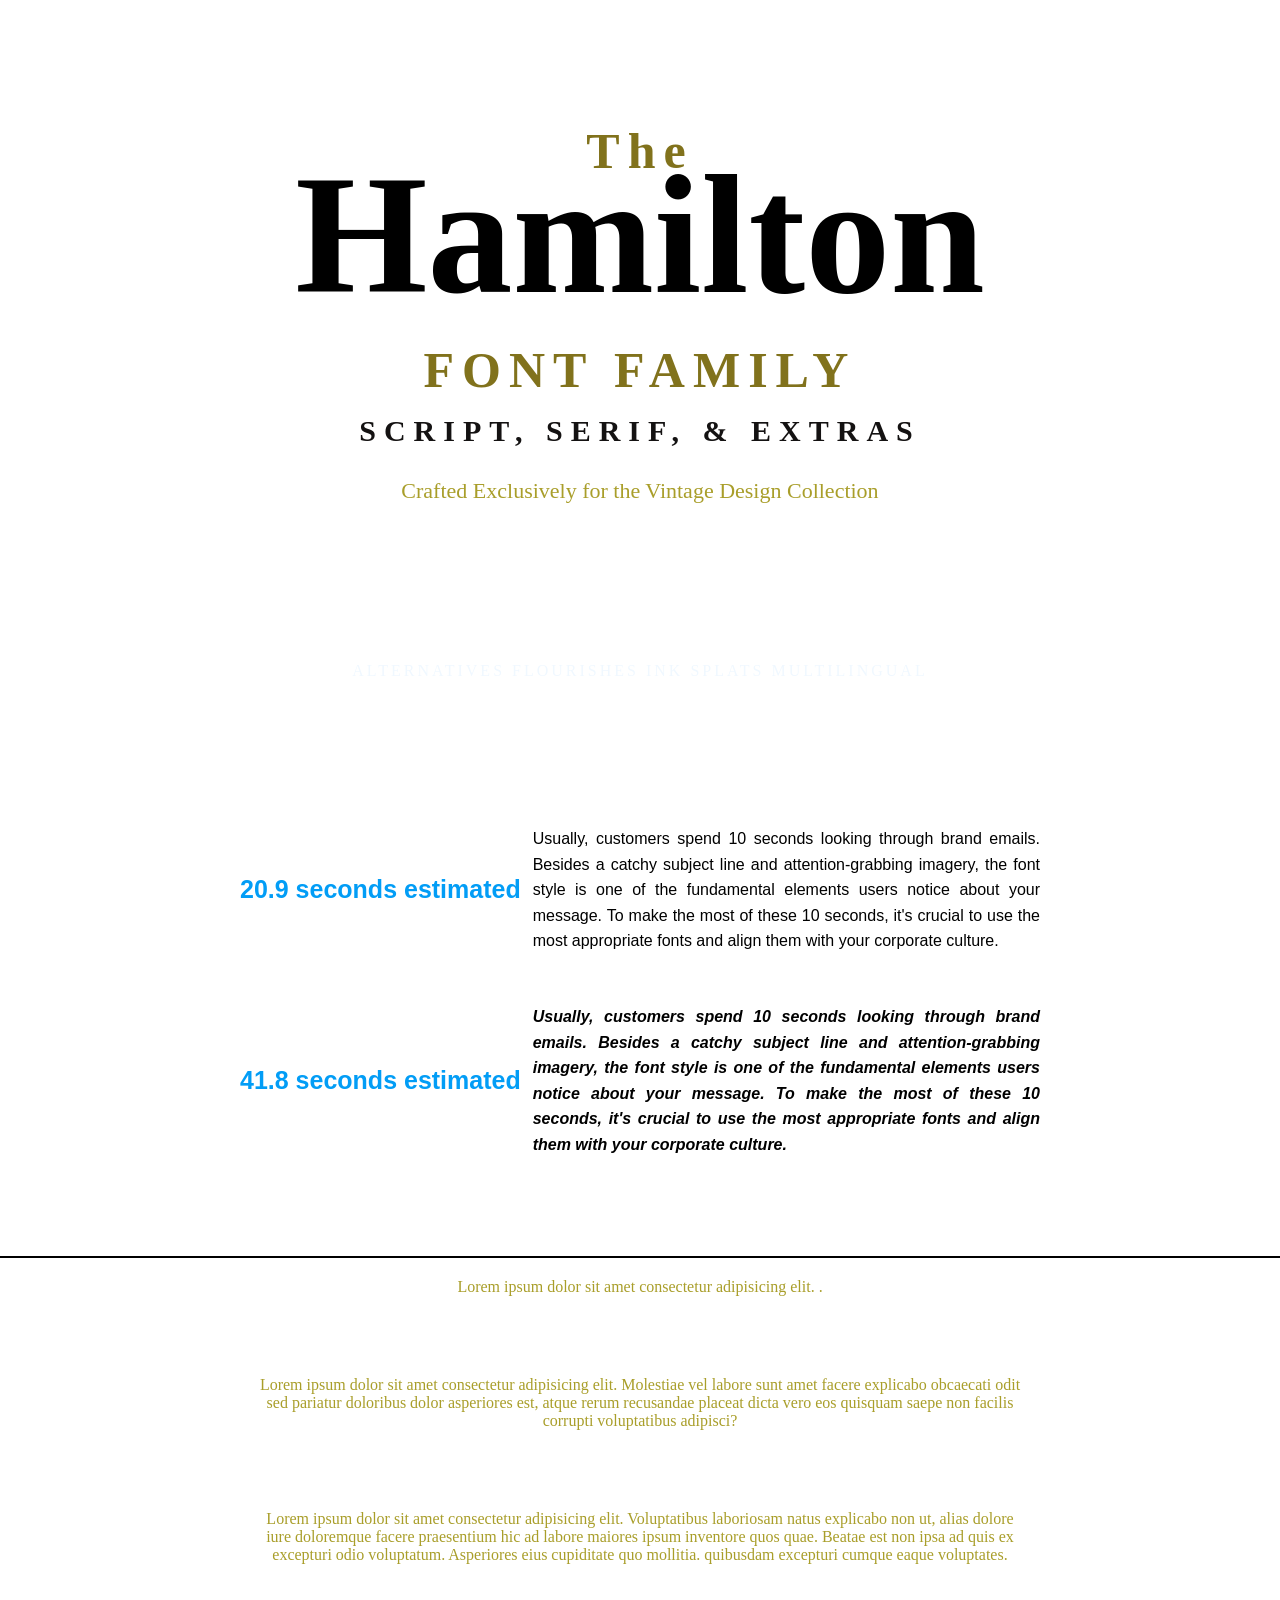
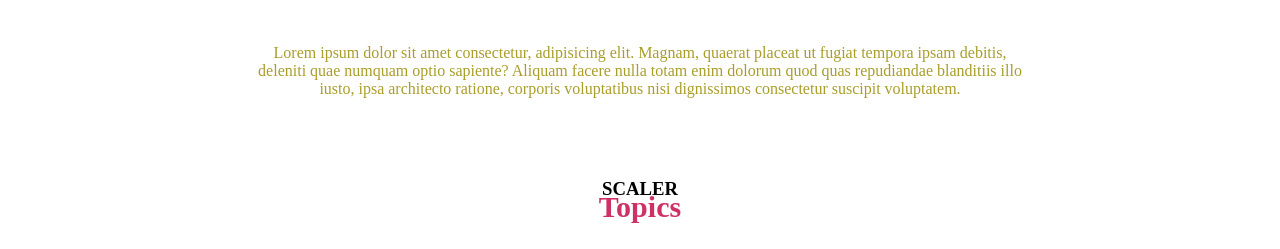
<file: 17-CssIntroBoxModelTextFontIcons/index.html>
<!DOCTYPE html>
<html lang="en">
<head>
    <meta charset="UTF-8">
    <meta name="viewport" content="width=device-width, initial-scale=1.0">
    <title>Document</title>
    <link rel="stylesheet" href="style.css">
</head>
<body>
    <div class="poster">
        <h2>The</h2>
        <h1>Hamilton</h1>
        <h2>FONT FAMILY</h2>
        <h3>SCRIPT, SERIF, & EXTRAS</h3>
        <p>Crafted Exclusively for the Vintage Design Collection</p>
    </div>
    <div class="posterbottom">
        <p>ALTERNATIVES FLOURISHES INK SPLATS MULTILINGUAL</p>
    </div>
    <div class="poster2">
        <div class="row">
            <div class="time">20.9 seconds estimated</div>
            <div class="text">Usually, customers spend 10 seconds looking through brand emails. 
            Besides a catchy subject line and attention-grabbing imagery, 
            the font style is one of the fundamental elements users notice about your message. 
            To make the most of these 10 seconds, it's crucial to use the most appropriate fonts 
            and align them with your corporate culture.
            </div>
        </div>
        <div class="row">
            <div class="time">41.8 seconds estimated</div>
            <div class="text boldtext">Usually, customers spend 10 seconds looking through brand emails. 
            Besides a catchy subject line and attention-grabbing imagery, 
            the font style is one of the fundamental elements users notice about your message. 
            To make the most of these 10 seconds, it's crucial to use the most appropriate fonts 
            and align them with your corporate culture.</div>

        </div>
    </div>
    <div class="poster3">
        <hr>
        <div class="image"></div>
        <p>Lorem ipsum dolor sit amet consectetur adipisicing elit. .</p>
        <p>Lorem ipsum dolor sit amet consectetur adipisicing elit. Molestiae vel labore sunt amet facere explicabo obcaecati odit sed pariatur doloribus dolor asperiores est, atque rerum recusandae placeat dicta vero eos quisquam saepe non facilis corrupti voluptatibus adipisci?</p>
        <p>Lorem ipsum dolor sit amet consectetur adipisicing elit. Voluptatibus laboriosam natus explicabo non ut, alias dolore iure doloremque facere praesentium hic ad labore maiores ipsum inventore quos quae. Beatae est non ipsa ad quis ex excepturi odio voluptatum. Asperiores eius cupiditate quo mollitia. quibusdam excepturi cumque eaque voluptates.</p>
        <p>Lorem ipsum dolor sit amet consectetur, adipisicing elit. Magnam, quaerat placeat ut fugiat tempora ipsam debitis, deleniti quae numquam optio sapiente? Aliquam facere nulla totam enim dolorum quod quas repudiandae blanditiis illo iusto, ipsa architecto ratione, corporis voluptatibus nisi dignissimos consectetur suscipit voluptatem.</p>
        <h3>SCALER</h3>
        <h2>Topics</h2>

        
    </div>
    
</body>
</html>
</file>
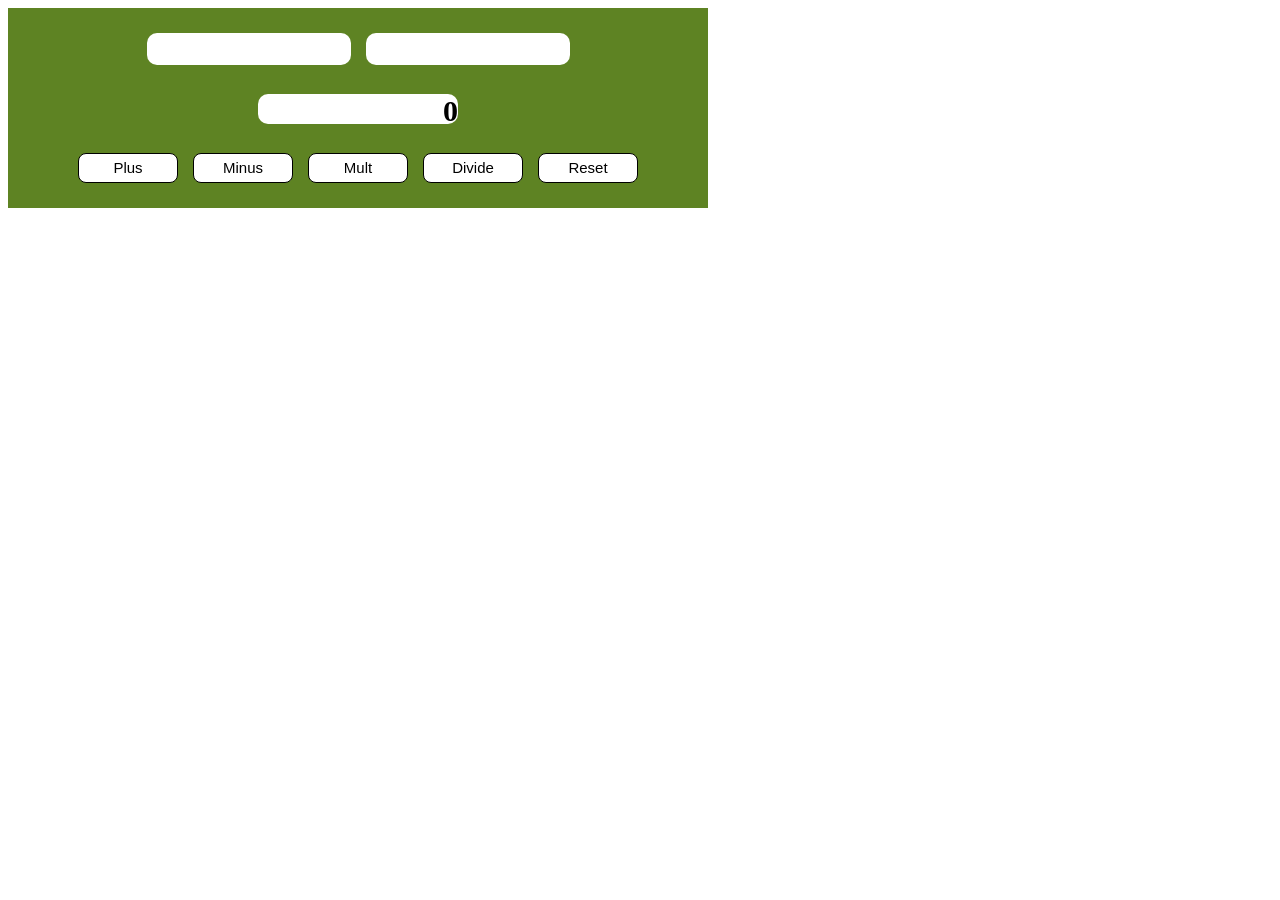
<file: 23-DomEventsBOM/index.html>
<!DOCTYPE html>
<html lang="en">

<head>
    <meta charset="UTF-8">
    <meta name="viewport" content="width=device-width, initial-scale=1.0">
    <title>Calculator</title>
    <link rel="stylesheet" href="assets/style.css">
</head>

<body>
    <div class="calculator">
        <div class="input_area" style="width: 400px;">
            <input class="inputOne" type="text">
            <input class="inputTwo" type="text">
        </div>

        <h2 class="result">0</h2>

        <div class="button_area">
            <button class="plus_btn">Plus</button>
            <button class="minus_btn">Minus</button>
            <button class="mult_btn">Mult</button>
            <button class="divide_btn">Divide</button>
            <button class="reset_btn">Reset</button>
        </div>
    </div>


    <script src="./assets/js/script.js"></script>
</body>

</html>
</file>
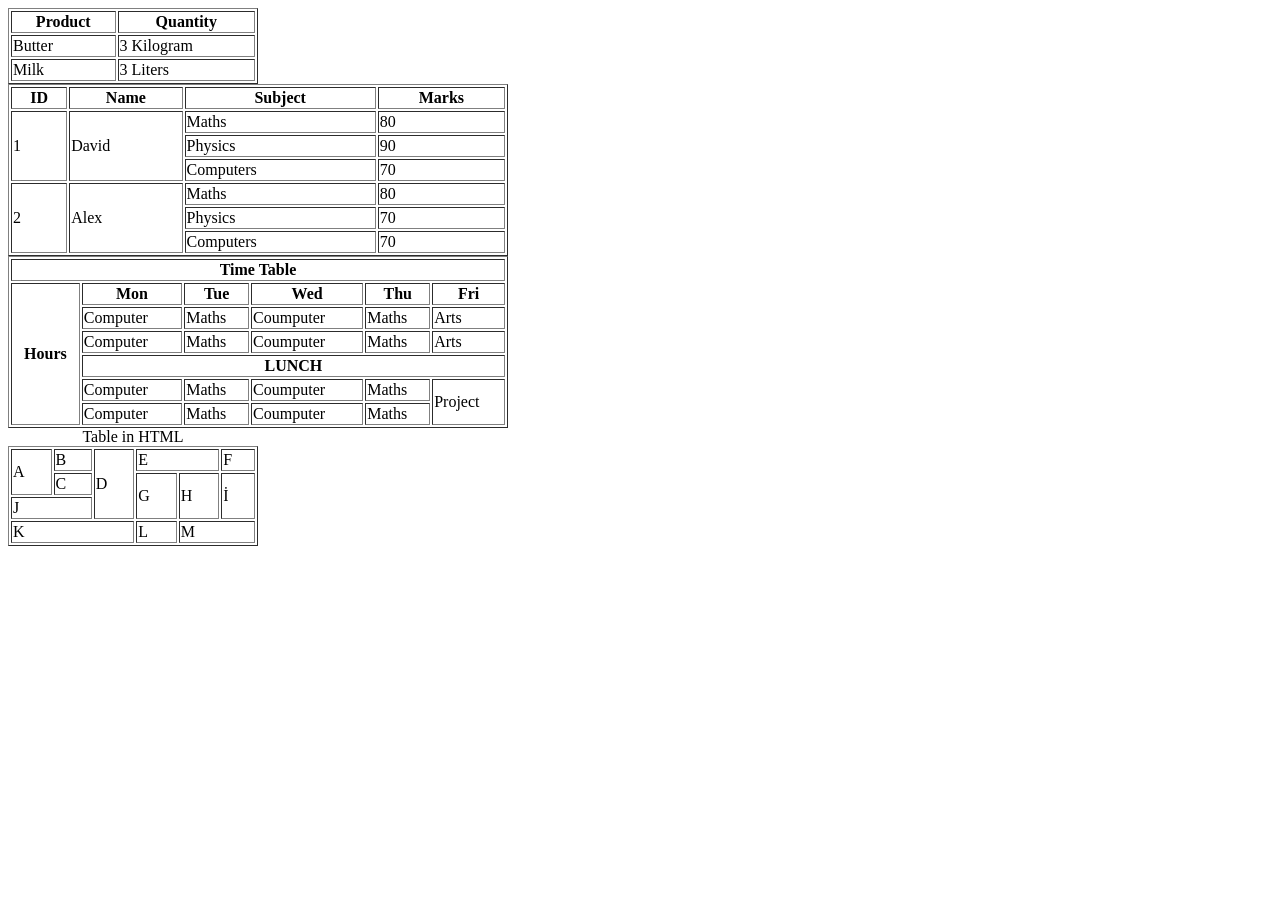
<file: 16-Tables/table.html>
<!DOCTYPE html>


<html lang="en">

<head>
    <meta charset="UTF-8">
    <meta name="viewport" content="width=device-width, initial-scale=1.0">
    <title>Tables</title>
</head>

<body>
    <table border="1px solid black"  style="width: 250px;">
        <thead>
            <tr>
                <th>Product</th>
                <th>Quantity</th>
            </tr>
        </thead>
        <tbody>
            <tr>
                <td>Butter</td>
                <td>3 Kilogram</td>
            </tr>
            <tr>
                <td>Milk</td>
                <td>3 Liters</td>

            </tr>
        </tbody>
       
    </table>

    <Table border="1px solid black" style="width: 500px;">
        <thead>
            <tr>
               <th>ID</th>
               <th>Name</th>
               <th>Subject</th>
               <th>Marks</th>
            </tr>
        </thead>
        <tbody>
            <tr>
                <td rowspan="3">1</td>
                <td rowspan="3">David</td>
                <td>Maths</td>
                <td>80</td>
            
            </tr>
            <tr>
                <td>Physics</td>
                <td>90</td>
            </tr>
            <tr>
                <td>Computers</td>
                <td>70</td>
            </tr>
            <tr>
                <td rowspan="3">2</td>
                <td rowspan="3">Alex</td>
                <td>Maths</td>
                <td>80</td>
            </tr>
            <tr>
                <td>Physics</td>
                <td>70</td>
            </tr>
            <tr>
                <td>Computers</td>
                <td>70</td>
            </tr>
        </tbody>
        
    </Table>

    <table border="1px solid black" style="width: 500px;">
        <thead>
            <tr>
                <th colspan="6">Time Table</th>
            </tr>
        </thead>
        <tbody>
            <tr>
                <th rowspan="6">Hours</th>
                <th>Mon</th>
                <th>Tue</th>
                <th>Wed</th>
                <th>Thu</th>
                <th>Fri</th>
            </tr>
            <tr>
                <td>Computer</td>
                <td>Maths</td>
                <td>Coumputer</td>
                <td>Maths</td>
                <td>Arts</td>
            </tr>
            <tr>
                <td>Computer</td>
                <td>Maths</td>
                <td>Coumputer</td>
                <td>Maths</td>
                <td>Arts</td>
            </tr>
            <tr>
                <th colspan="5">LUNCH</th>
            </tr>
            <tr>
                <td>Computer</td>
                <td>Maths</td>
                <td>Coumputer</td>
                <td>Maths</td>
                <td rowspan="2">Project</td>
            </tr>
            <tr>
                <td>Computer</td>
                <td>Maths</td>
                <td>Coumputer</td>
                <td>Maths</td>
            </tr>
        </tbody>
    </table>

    <table border="1px solid black" style="width: 250px;">
        <caption>Table in HTML</caption>
        <tbody>
            <tr>
                <td rowspan="2">A</td>
                <td>B</td>
                <td rowspan="3">D</td>
                <td colspan="2">E</td>
                <td>F</td>
            </tr>
            <tr>
                <td>C</td>
                <td rowspan="2">G</td>
                <td rowspan="2">H</td>
                <td rowspan="2">İ</td>
            </tr>
            <tr>
                <td colspan="2">J</td>
            </tr>
            <tr>
                <td colspan="3">K</td>
                <td>L</td>
                <td colspan="2">M</td>
            </tr>
        </tbody>
    </table>
</body>

</html>
</file>
<file: 17-CssIntroBoxModelTextFontIcons/style.css>
body {
    margin: 0;
    padding: 0;
}
.poster {
    text-align: center;
    padding: 80px 20px;

    background: url(https://st2.depositphotos.com/4072575/9997/i/950/depositphotos_99975072-stock-photo-cream-paper-texture-background-for.jpg);
    background-repeat: no-repeat;
    background-position: center;
    background-size: cover;
}
.poster h2 {
    margin-bottom: -30px;
    letter-spacing: 8px;
    font-size: 50px;
    color: rgb(129, 114, 28);
}
.poster h1 {
    margin-top: 0;
    margin-bottom: -20px;
    font-size: 170px;
    font-family: cursive;
    line-height: 1;
    letter-spacing: 0;
}
.poster h3 {
    margin-top: 45px;
    letter-spacing: 8px;
    font-size: 30px;
    color: rgb(20, 18, 18);
}
.poster p{
    color: #a99e2a;
    font-size: 22px;
    font-family: cursive;
}
.posterbottom {
    background: url(https://images-wixmp-ed30a86b8c4ca887773594c2.wixmp.com/f/96dfd877-6c12-43bd-b00d-92cb788dd96e/diejvoo-25feb0cf-8c3f-4d56-b08f-359c87274baf.jpg/v1/fill/w_1194,h_669,q_70,strp/an_aged__vintage_paper_texture_with_subtle_creases_by_eneakelo_diejvoo-pre.jpg?token=eyJ0eXAiOiJKV1QiLCJhbGciOiJIUzI1NiJ9.[base64].8kAMP52CAUSR5csu4VC-UgZB8yl2uyy-HsdxlKJq3Cg);
    background-repeat: no-repeat;
    background-size: cover;
    background-position: center;

    color: aliceblue;
    text-align: center;
    font-size: 50;
    letter-spacing: 3px;
    padding: 40px 20px;
}
.poster2 {
    font-family: Arial, Helvetica, sans-serif;
    background: white;
    padding: 40px;
    width: 800px;
    margin: auto;
}
.row {
    display: flex;
    align-items: center;
    margin-top: 50px;
    margin-bottom: 50px;
}
.time {
    width: 300px;
    color: rgb(2, 157, 246);
    font-size: 25px;
    font-weight: bold;
}
.text {
    width: 520px;
    line-height: 1.6;
    color: #000;
    text-align: justify;
}
.boldtext {
    font-style: italic;
    font-weight: bold;
    text-align: justify;
}
.poster3 {
    text-align: center;
}
.image {
    width: 80%;
    height: 300px;
    margin: 0 auto 40px;
    background: url(https://oyla.us/wp-content/uploads/2023/08/forest1.jpg);
    background-repeat: no-repeat;
    background-size: 80%;
    background-position: center;
}
.poster3 p {
    width: 60%;
    text-align: center;
    margin: 20px auto 80px;
    color:#a99e2a
}
.poster3 p:first-of-type {
    margin-top: -330px;
}
hr {
    border: none;
    height: 2px;
    background: #000;
    margin-bottom: 10px;
}
.poster3 p::before {
    content: "";
}
.poster3 h3 {
    font-weight: bold;
    margin-top: 50px;
    color: #000;
}
.poster3 h2 {
    margin-top: -28px;
    font-size: 30px;
    font-family: cursive;
    color: rgb(206, 49, 101);
}
</file>
<file: 23-DomEventsBOM/assets/style.css>
.calculator {
    width: 700px;
    height: 200px;
    background-color: rgb(94, 131, 35);
    display: flex;
    flex-direction: column;
    align-items: center;
    justify-content: center;
    gap: 4px;
}

.input_area {
    display: flex;
    justify-content: center;
    gap: 15px;
}

input {
    width: 200px;
    height: 30px;
    border: none;
    border-radius: 10px;
    text-align: center;
    font-size: 20px;
}

.result {
    width: 200px;
    height: 30px;
    background-color: white;
    border-radius: 10px;
    display: flex;
    justify-content: end;
    font-size: 30px;
}

.button_area {
    display: flex;
    gap: 15px;
}

button {
    width: 100px;
    height: 30px;
    background-color: white;
    border: 1px solid black;
    border-radius: 8px;
    cursor: pointer;
    font-size: 15px;
}
</file>
